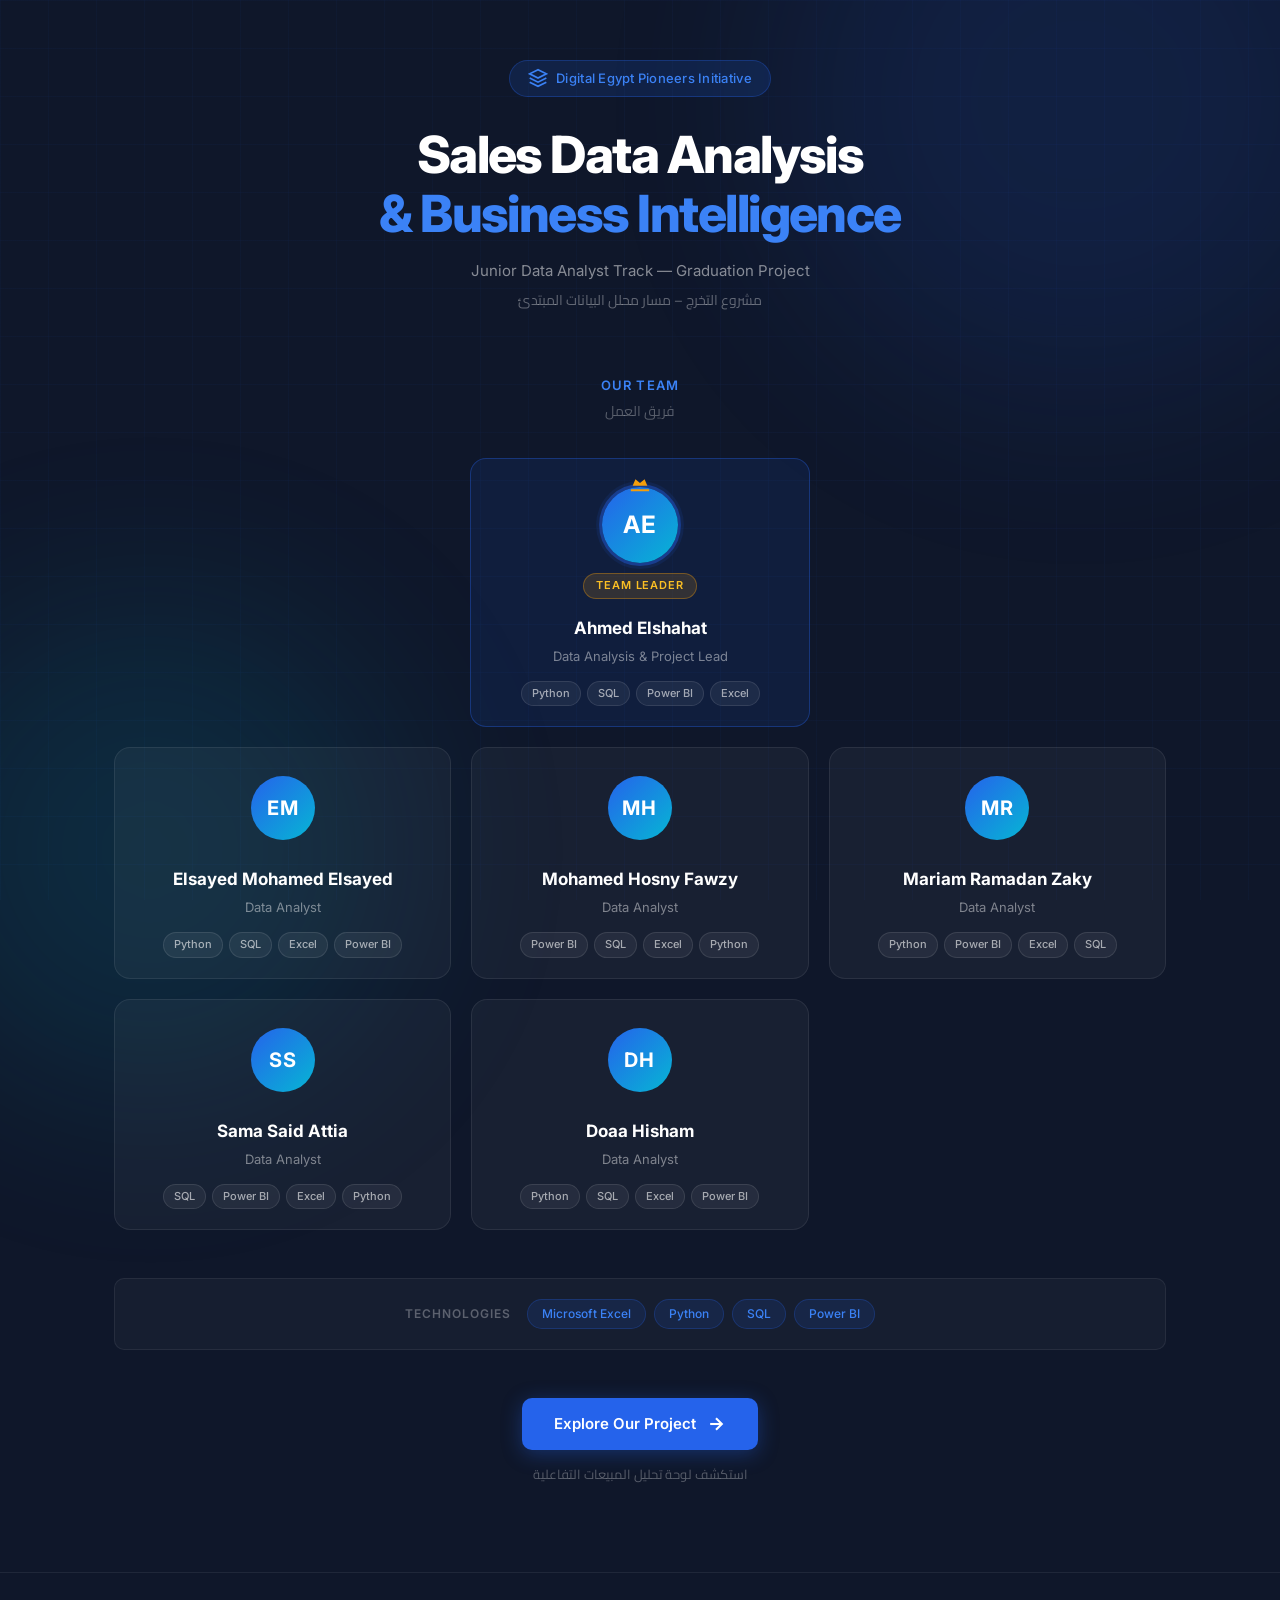
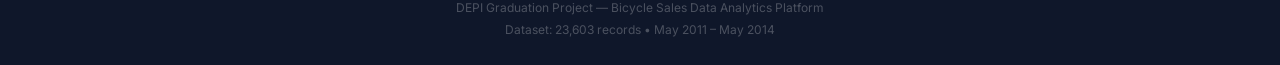
<file: Web/index.html>
<!DOCTYPE html>
<html lang="en">

<head>
  <meta charset="UTF-8">
  <meta name="viewport" content="width=device-width, initial-scale=1.0">
  <title>DEPI Sales Analytics – Team Introduction</title>
  <link rel="stylesheet" href="css/main.css">
  <link rel="stylesheet" href="css/team.css">
  <link rel="preconnect" href="https://fonts.googleapis.com">
  <link
    href="https://fonts.googleapis.com/css2?family=Inter:wght@300;400;500;600;700;800&family=Cairo:wght@400;600;700&display=swap"
    rel="stylesheet">
</head>

<body class="team-page">

  <div class="team-bg">
    <div class="bg-grid"></div>
    <div class="bg-glow glow-1"></div>
    <div class="bg-glow glow-2"></div>
  </div>

  <main class="team-container">

    <header class="team-header">
      <div class="depi-badge">
        <svg width="20" height="20" viewBox="0 0 24 24" fill="none" stroke="currentColor" stroke-width="2">
          <path d="M12 2L2 7l10 5 10-5-10-5z" />
          <path d="M2 17l10 5 10-5" />
          <path d="M2 12l10 5 10-5" />
        </svg>
        Digital Egypt Pioneers Initiative
      </div>
      <h1 class="project-title">Sales Data Analysis<br><span class="accent">&amp; Business Intelligence</span></h1>
      <p class="project-subtitle">Junior Data Analyst Track &mdash; Graduation Project</p>
      <p class="project-subtitle-ar" dir="rtl">مشروع التخرج – مسار محلل البيانات المبتدئ</p>
    </header>

    <section class="team-section">
      <h2 class="team-section-title">Our Team</h2>
      <p class="team-section-sub">فريق العمل</p>

      <div class="team-grid">

        <div class="team-card leader" data-index="0">
          <div class="card-top">
            <div class="avatar-wrap">
              <div class="avatar">AE</div>
              <div class="leader-crown">
                <svg viewBox="0 0 24 24" fill="currentColor">
                  <path d="M2 20h20v2H2v-2zm2-4l3-7 5 4 5-4 3 7H4z" />
                </svg>
              </div>
            </div>
            <div class="leader-badge">Team Leader</div>
          </div>
          <div class="card-body">
            <h3 class="member-name">Ahmed Elshahat</h3>
            <p class="member-role">Data Analysis &amp; Project Lead</p>
          </div>
          <div class="card-skills">
            <span>Python</span><span>SQL</span><span>Power BI</span><span>Excel</span>
          </div>
        </div>

        <div class="team-card" data-index="1">
          <div class="card-top">
            <div class="avatar-wrap">
              <div class="avatar">EM</div>
            </div>
          </div>
          <div class="card-body">
            <h3 class="member-name">Elsayed Mohamed Elsayed</h3>
            <p class="member-role">Data Analyst</p>
          </div>
          <div class="card-skills">
            <span>Python</span><span>SQL</span><span>Excel</span><span>Power BI</span>
          </div>
        </div>

        <div class="team-card" data-index="2">
          <div class="card-top">
            <div class="avatar-wrap">
              <div class="avatar">MH</div>
            </div>
          </div>
          <div class="card-body">
            <h3 class="member-name">Mohamed Hosny Fawzy</h3>
            <p class="member-role">Data Analyst</p>
          </div>
          <div class="card-skills">
            <span>Power BI</span><span>SQL</span><span>Excel</span><span>Python</span>
          </div>
        </div>

        <div class="team-card" data-index="3">
          <div class="card-top">
            <div class="avatar-wrap">
              <div class="avatar">MR</div>
            </div>
          </div>
          <div class="card-body">
            <h3 class="member-name">Mariam Ramadan Zaky</h3>
            <p class="member-role">Data Analyst</p>
          </div>
          <div class="card-skills">
            <span>Python</span><span>Power BI</span><span>Excel</span><span>SQL</span>
          </div>
        </div>

        <div class="team-card" data-index="4">
          <div class="card-top">
            <div class="avatar-wrap">
              <div class="avatar">SS</div>
            </div>
          </div>
          <div class="card-body">
            <h3 class="member-name">Sama Said Attia</h3>
            <p class="member-role">Data Analyst</p>
          </div>
          <div class="card-skills">
            <span>SQL</span><span>Power BI</span><span>Excel</span><span>Python</span>
          </div>
        </div>

        <div class="team-card" data-index="5">
          <div class="card-top">
            <div class="avatar-wrap">
              <div class="avatar">DH</div>
            </div>
          </div>
          <div class="card-body">
            <h3 class="member-name">Doaa Hisham</h3>
            <p class="member-role">Data Analyst</p>
          </div>
          <div class="card-skills">
            <span>Python</span><span>SQL</span><span>Excel</span><span>Power BI</span>
          </div>
        </div>

      </div>
    </section>

    <div class="tech-stack">
      <span class="tech-label">Technologies</span>
      <div class="tech-pills">
        <span>Microsoft Excel</span>
        <span>Python</span>
        <span>SQL</span>
        <span>Power BI</span>
      </div>
    </div>

    <div class="cta-wrap">
      <a href="dashboard.html" class="cta-btn">
        <span>Explore Our Project</span>
        <svg width="20" height="20" viewBox="0 0 24 24" fill="none" stroke="currentColor" stroke-width="2.5">
          <path d="M5 12h14" />
          <path d="M12 5l7 7-7 7" />
        </svg>
      </a>
      <p class="cta-note">استكشف لوحة تحليل المبيعات التفاعلية</p>
    </div>

  </main>

  <footer class="team-footer">
    <p>DEPI Graduation Project &mdash; Bicycle Sales Data Analytics Platform</p>
    <p>Dataset: 23,603 records &bull; May 2011 – May 2014</p>
  </footer>

  <script src="js/team.js"></script>
</body>

</html>
</file>
<file: Web/css/main.css>
*, *::before, *::after {
  box-sizing: border-box;
  margin: 0;
  padding: 0;
}

:root {
  --navy: #0f172a;
  --navy-800: #1e293b;
  --navy-700: #334155;
  --navy-600: #475569;
  --blue: #2563eb;
  --blue-light: #3b82f6;
  --blue-50: #eff6ff;
  --cyan: #06b6d4;
  --teal: #0d9488;
  --white: #ffffff;
  --gray-50: #f8fafc;
  --gray-100: #f1f5f9;
  --gray-200: #e2e8f0;
  --gray-300: #cbd5e1;
  --gray-500: #64748b;
  --gray-600: #475569;
  --gray-700: #334155;
  --gray-900: #0f172a;
  --accent: #f59e0b;
  --accent-light: #fbbf24;
  --success: #10b981;
  --danger: #ef4444;
  --warning: #f59e0b;
  --radius-sm: 6px;
  --radius: 10px;
  --radius-lg: 16px;
  --radius-xl: 24px;
  --shadow-sm: 0 1px 3px rgba(0,0,0,0.08), 0 1px 2px rgba(0,0,0,0.04);
  --shadow: 0 4px 16px rgba(0,0,0,0.08), 0 2px 6px rgba(0,0,0,0.04);
  --shadow-lg: 0 10px 40px rgba(0,0,0,0.12), 0 4px 16px rgba(0,0,0,0.06);
  --transition: 200ms cubic-bezier(0.4, 0, 0.2, 1);
  --font: 'Inter', -apple-system, BlinkMacSystemFont, 'Segoe UI', sans-serif;
  --font-ar: 'Cairo', 'Segoe UI', sans-serif;
}

html { font-size: 16px; scroll-behavior: smooth; }

body {
  font-family: var(--font);
  color: var(--navy-800);
  background: var(--gray-50);
  line-height: 1.6;
  -webkit-font-smoothing: antialiased;
}

a { text-decoration: none; color: inherit; }
img { display: block; max-width: 100%; }
button { cursor: pointer; border: none; background: none; font-family: inherit; }
input, select { font-family: inherit; }

.sr-only {
  position: absolute; width: 1px; height: 1px;
  padding: 0; margin: -1px; overflow: hidden;
  clip: rect(0,0,0,0); white-space: nowrap; border: 0;
}

[dir="rtl"] { font-family: var(--font-ar); }
</file>
<file: Web/css/team.css>
.team-page {
  min-height: 100vh;
  background: var(--navy);
  color: var(--white);
  overflow-x: hidden;
}

.team-bg {
  position: fixed;
  inset: 0;
  z-index: 0;
  pointer-events: none;
}

.bg-grid {
  position: absolute;
  inset: 0;
  background-image:
    linear-gradient(rgba(37,99,235,0.04) 1px, transparent 1px),
    linear-gradient(90deg, rgba(37,99,235,0.04) 1px, transparent 1px);
  background-size: 48px 48px;
}

.bg-glow {
  position: absolute;
  border-radius: 50%;
  filter: blur(100px);
  opacity: 0.12;
}

.glow-1 {
  width: 600px; height: 600px;
  background: var(--blue);
  top: -200px; right: -100px;
}

.glow-2 {
  width: 500px; height: 500px;
  background: var(--cyan);
  bottom: -200px; left: -100px;
}

.team-container {
  position: relative;
  z-index: 1;
  max-width: 1100px;
  margin: 0 auto;
  padding: 60px 24px 40px;
}

.team-header {
  text-align: center;
  margin-bottom: 64px;
}

.depi-badge {
  display: inline-flex;
  align-items: center;
  gap: 8px;
  background: rgba(37,99,235,0.15);
  border: 1px solid rgba(37,99,235,0.3);
  color: var(--blue-light);
  padding: 7px 18px;
  border-radius: 100px;
  font-size: 13px;
  font-weight: 500;
  letter-spacing: 0.02em;
  margin-bottom: 28px;
}

.project-title {
  font-size: clamp(2rem, 5vw, 3.2rem);
  font-weight: 800;
  line-height: 1.15;
  letter-spacing: -0.03em;
  color: var(--white);
  margin-bottom: 16px;
}

.project-title .accent {
  color: var(--blue-light);
}

.project-subtitle {
  font-size: 15px;
  color: rgba(255,255,255,0.5);
  font-weight: 400;
}

.project-subtitle-ar {
  font-family: var(--font-ar);
  font-size: 14px;
  color: rgba(255,255,255,0.35);
  margin-top: 6px;
}

.team-section {
  margin-bottom: 48px;
}

.team-section-title {
  font-size: 13px;
  font-weight: 600;
  letter-spacing: 0.08em;
  text-transform: uppercase;
  color: var(--blue-light);
  text-align: center;
  margin-bottom: 4px;
}

.team-section-sub {
  font-family: var(--font-ar);
  font-size: 14px;
  color: rgba(255,255,255,0.3);
  text-align: center;
  margin-bottom: 36px;
}

.team-grid {
  display: grid;
  grid-template-columns: repeat(auto-fill, minmax(280px, 1fr));
  gap: 20px;
  justify-items: center;
}

.team-grid .team-card:first-child {
  grid-column: 1 / -1;
  max-width: 340px;
  width: 100%;
}

.team-card {
  background: rgba(255,255,255,0.04);
  border: 1px solid rgba(255,255,255,0.08);
  border-radius: var(--radius-lg);
  padding: 28px 24px 20px;
  width: 100%;
  transition: transform var(--transition), border-color var(--transition), background var(--transition);
  opacity: 0;
  transform: translateY(24px);
}

.team-card.visible {
  opacity: 1;
  transform: translateY(0);
  transition: opacity 0.5s ease, transform 0.5s ease, border-color var(--transition), background var(--transition);
}

.team-card:hover {
  background: rgba(255,255,255,0.07);
  border-color: rgba(37,99,235,0.3);
  transform: translateY(-3px);
}

.team-card.leader {
  background: rgba(37,99,235,0.1);
  border-color: rgba(37,99,235,0.35);
}

.team-card.leader:hover {
  background: rgba(37,99,235,0.15);
  border-color: rgba(37,99,235,0.5);
}

.card-top {
  display: flex;
  flex-direction: column;
  align-items: center;
  margin-bottom: 16px;
  position: relative;
}

.avatar-wrap {
  position: relative;
  margin-bottom: 10px;
}

.avatar {
  width: 64px;
  height: 64px;
  border-radius: 50%;
  background: linear-gradient(135deg, var(--blue) 0%, var(--cyan) 100%);
  display: flex;
  align-items: center;
  justify-content: center;
  font-size: 20px;
  font-weight: 700;
  letter-spacing: 0.05em;
  color: var(--white);
}

.leader .avatar {
  width: 76px;
  height: 76px;
  font-size: 24px;
  box-shadow: 0 0 0 3px rgba(37,99,235,0.4), 0 0 0 6px rgba(37,99,235,0.1);
}

.leader-crown {
  position: absolute;
  top: -16px;
  left: 50%;
  transform: translateX(-50%);
  color: var(--accent);
  width: 22px;
  height: 22px;
}

.leader-badge {
  display: inline-block;
  background: rgba(245,158,11,0.15);
  border: 1px solid rgba(245,158,11,0.35);
  color: var(--accent-light);
  font-size: 11px;
  font-weight: 600;
  letter-spacing: 0.08em;
  text-transform: uppercase;
  padding: 3px 12px;
  border-radius: 100px;
}

.card-body {
  text-align: center;
  margin-bottom: 14px;
}

.member-name {
  font-size: 17px;
  font-weight: 700;
  color: var(--white);
  margin-bottom: 4px;
}

.member-role {
  font-size: 13px;
  color: rgba(255,255,255,0.45);
}

.card-skills {
  display: flex;
  flex-wrap: wrap;
  gap: 6px;
  justify-content: center;
}

.card-skills span {
  background: rgba(255,255,255,0.06);
  border: 1px solid rgba(255,255,255,0.1);
  color: rgba(255,255,255,0.6);
  font-size: 11px;
  font-weight: 500;
  padding: 3px 10px;
  border-radius: 100px;
}

.tech-stack {
  display: flex;
  align-items: center;
  gap: 16px;
  flex-wrap: wrap;
  justify-content: center;
  margin-bottom: 48px;
  padding: 20px 24px;
  background: rgba(255,255,255,0.03);
  border: 1px solid rgba(255,255,255,0.07);
  border-radius: var(--radius);
}

.tech-label {
  font-size: 12px;
  font-weight: 600;
  letter-spacing: 0.08em;
  text-transform: uppercase;
  color: rgba(255,255,255,0.3);
  flex-shrink: 0;
}

.tech-pills {
  display: flex;
  flex-wrap: wrap;
  gap: 8px;
}

.tech-pills span {
  background: rgba(37,99,235,0.12);
  border: 1px solid rgba(37,99,235,0.25);
  color: var(--blue-light);
  font-size: 12px;
  font-weight: 500;
  padding: 4px 14px;
  border-radius: 100px;
}

.cta-wrap {
  text-align: center;
  margin-bottom: 48px;
}

.cta-btn {
  display: inline-flex;
  align-items: center;
  gap: 10px;
  background: var(--blue);
  color: var(--white);
  font-size: 15px;
  font-weight: 600;
  padding: 14px 32px;
  border-radius: var(--radius);
  transition: background var(--transition), transform var(--transition), box-shadow var(--transition);
  box-shadow: 0 4px 20px rgba(37,99,235,0.35);
  margin-bottom: 14px;
}

.cta-btn:hover {
  background: var(--blue-light);
  transform: translateY(-2px);
  box-shadow: 0 8px 28px rgba(37,99,235,0.45);
}

.cta-note {
  font-family: var(--font-ar);
  font-size: 13px;
  color: rgba(255,255,255,0.3);
}

.team-footer {
  position: relative;
  z-index: 1;
  text-align: center;
  padding: 24px;
  border-top: 1px solid rgba(255,255,255,0.07);
  font-size: 12px;
  color: rgba(255,255,255,0.25);
  line-height: 1.8;
}

@media (max-width: 640px) {
  .team-grid .team-card:first-child {
    grid-column: auto;
    max-width: 100%;
  }

  .team-grid {
    grid-template-columns: 1fr;
  }
}
</file>
